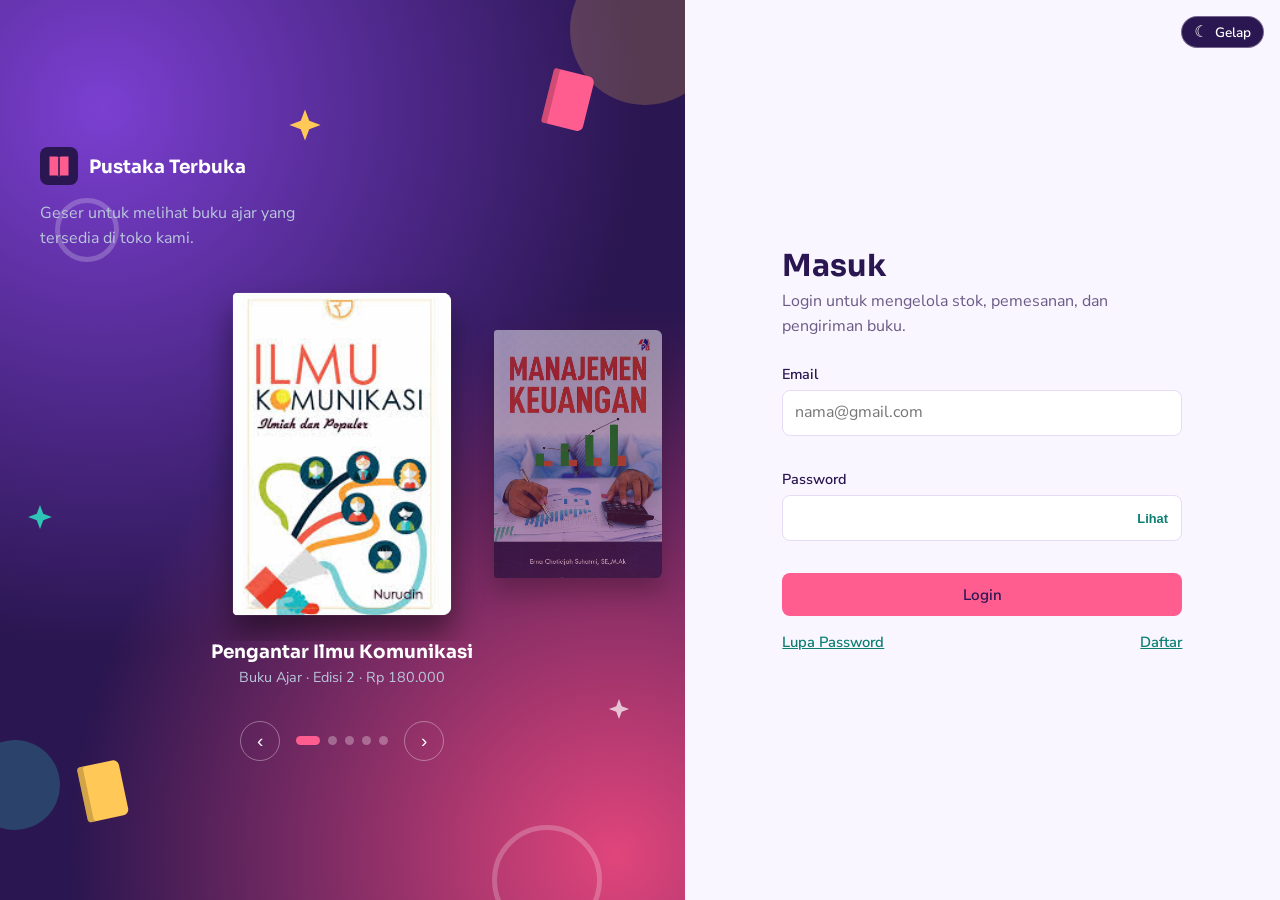
<file: tugas-uts-web1/tugas-uts-web1/Index.html>
<!DOCTYPE html>
<html lang="id">
<head>
<meta charset="UTF-8">
<meta name="viewport" content="width=device-width, initial-scale=1">
<meta name="description" content="Masuk ke toko buku online Pustaka Terbuka">
<title>Login | Pustaka Terbuka</title>
<link rel="icon" href="assets/logo.svg" type="image/svg+xml">
<link rel="preconnect" href="https://fonts.googleapis.com"><link rel="preconnect" href="https://fonts.gstatic.com" crossorigin><link href="https://fonts.googleapis.com/css2?family=Nunito+Sans:wght@400;600;700&amp;family=Sora:wght@600;700&amp;display=swap" rel="stylesheet">
<script>try{var t=localStorage.getItem("ut_tema");if(!t&&matchMedia("(prefers-color-scheme: dark)").matches)t="dark";if(t)document.documentElement.dataset.theme=t}catch(e){}</script>
<link rel="stylesheet" href="css/style.css">
</head>
<body data-page="login">
<button type="button" class="tema-toggle tema-melayang" id="btnTema" aria-label="Ganti mode tampilan"><span class="ikon" aria-hidden="true"></span><span class="teks"></span></button>
<div class="login-halaman">
  <section class="panel-katalog" aria-label="Katalog buku pilihan">
<div class="hiasan" aria-hidden="true"><span class="bulat b1"></span><span class="bulat b2"></span><span class="cincin b3"></span><span class="cincin b4"></span>
<svg class="s1" viewBox="0 0 24 24"><path d="M12 1l3 8 8 3-8 3-3 8-3-8-8-3 8-3z"/></svg><svg class="s2" viewBox="0 0 24 24"><path d="M12 1l3 8 8 3-8 3-3 8-3-8-8-3 8-3z"/></svg><svg class="s3" viewBox="0 0 24 24"><path d="M12 1l3 8 8 3-8 3-3 8-3-8-8-3 8-3z"/></svg>
<span class="buku-mini"></span><span class="buku-mini m2"></span></div>
    <div class="merek"><img src="assets/logo.svg" alt="" width="38" height="38">Pustaka Terbuka</div>
    <p class="tagline">Geser untuk melihat buku ajar yang tersedia di toko kami.</p>
    <div class="carousel" role="region" aria-roledescription="carousel" aria-label="Sampul buku">
      <ul class="carousel-track" id="carouselTrack" tabindex="0" aria-label="Daftar sampul buku, geser kiri atau kanan"></ul>
      <div class="carousel-info" aria-live="polite"><h2 id="infoJudul"></h2><p id="infoDetail"></p></div>
      <div class="carousel-kontrol">
        <button type="button" class="panah" id="panahKiri" aria-label="Buku sebelumnya">&#8249;</button>
        <div class="titik-wadah" id="carouselTitik"></div>
        <button type="button" class="panah" id="panahKanan" aria-label="Buku berikutnya">&#8250;</button>
      </div>
    </div>
  </section>

  <main class="panel-form">
    <div class="form-login">
      <h1>Masuk</h1>
      <p class="sub">Login untuk mengelola stok, pemesanan, dan pengiriman buku.</p>
      <form id="formLogin" novalidate>
        <div class="field"><label for="email">Email</label><input type="email" id="email" name="email" autocomplete="email" placeholder="nama@gmail.com"><span class="pesan-error" aria-live="polite"></span></div>
        <div class="field"><label for="password">Password</label>
          <div class="pw-wadah"><input type="password" id="password" name="password" autocomplete="current-password"><button type="button" class="pw-toggle">Lihat</button></div>
          <span class="pesan-error" aria-live="polite"></span></div>
        <button type="submit" class="btn btn-accent btn-block">Login</button>
      </form>
      <div class="baris-tautan">
        <button type="button" class="tautan-tombol" data-buka="dlgLupa">Lupa Password</button>
        <button type="button" class="tautan-tombol" data-buka="dlgDaftar">Daftar</button>
      </div>
    </div>
  </main>
</div>

<dialog id="dlgLupa" aria-labelledby="jLupa">
  <div class="dlg-kepala"><h2 id="jLupa">Lupa Password</h2><button type="button" class="dlg-tutup" data-tutup aria-label="Tutup">&times;</button></div>
  <form id="formLupa" novalidate><div class="dlg-badan"><p class="muted">Masukkan email terdaftar, kami kirimkan tautan untuk mengatur ulang password.</p>
    <div class="field"><label for="emailLupa">Email</label><input type="email" id="emailLupa" name="emailLupa" ><span class="pesan-error" aria-live="polite"></span></div></div>
    <div class="dlg-kaki"><button type="button" class="btn btn-ghost" data-tutup>Batal</button><button type="submit" class="btn btn-accent">Kirim tautan</button></div></form>
</dialog>

<dialog id="dlgDaftar" aria-labelledby="jDaftar">
  <div class="dlg-kepala"><h2 id="jDaftar">Daftar Akun Baru</h2><button type="button" class="dlg-tutup" data-tutup aria-label="Tutup">&times;</button></div>
  <form id="formDaftar" novalidate><div class="dlg-badan">
    <div class="field"><label for="namaDaftar">Nama lengkap</label><input type="text" id="namaDaftar" name="namaDaftar" autocomplete="name"><span class="pesan-error" aria-live="polite"></span></div>
    <div class="field"><label for="emailDaftar">Email</label><input type="email" id="emailDaftar" name="emailDaftar" autocomplete="email"><span class="pesan-error" aria-live="polite"></span></div>
    <div class="field"><label for="pwDaftar">Password (min. 6 karakter)</label><input type="password" id="pwDaftar" name="pwDaftar" autocomplete="new-password"><span class="pesan-error" aria-live="polite"></span></div>
    <div class="field"><label for="pwDaftar2">Ulangi password</label><input type="password" id="pwDaftar2" name="pwDaftar2" autocomplete="new-password"><span class="pesan-error" aria-live="polite"></span></div></div>
    <div class="dlg-kaki"><button type="button" class="btn btn-ghost" data-tutup>Batal</button><button type="submit" class="btn btn-accent">Daftar</button></div></form>
</dialog>
<script src="js/data.js"></script>
<script src="js/script.js"></script>
</body>
</html>
</file>
<file: tugas-uts-web1/tugas-uts-web1/css/style.css>
/* =========================================================
   style.css - Pustaka Terbuka (UTS Pemrograman Web 1)
   Struktur: 1 Variabel · 2 Dasar · 3 Komponen · 4 Login
             5 Halaman dalam · 6 Responsif
   ========================================================= */

/* 1. Variabel ------------------------------------------------ */
:root {
    --ink: #2a1650;
    --ink-2: #4a2a85;
    --paper: #faf6ff;
    --card: #ffffff;
    --line: #e6dcf5;
    --muted: #6b5a86;
    --accent: #ff5d8f;
    --accent-dark: #8a5a00;
    --teal: #0b7f72;
    --danger: #b42318;
    --ok: #157347;
    --text: #2a1650;
    --surface-2: #efe7fb;
    --th: #f1e9fc;
    --hover: #fbf7ff;
    --btn: #2a1650;
    --btn-hover: #4a2a85;
    --bad-bg: #fdecea; --bad-line: #f0c6c2; --ok-bg: #d9f2e4; --warn-bg: #fff0cc; --info-bg: #e0e7ff; --info-fg: #4338ca;
    --radius: 10px;
    color-scheme: light;
    --font-head: "Sora", "Segoe UI", system-ui, sans-serif;
    --font-body: "Nunito Sans", "Segoe UI", system-ui, sans-serif;
}


/* Mode gelap: aktif lewat atribut data-theme="dark" pada <html> */
:root[data-theme="dark"] {
    --paper: #130b24; --card: #1e1436; --line: #3a2a5c; --muted: #b3a5d0;
    --text: #f1ecfb; --ink: #120a24; --ink-2: #2a1650;
    --surface-2: #2d1f4d; --th: #291c47; --hover: #271a44;
    --btn: #8b5cf6; --btn-hover: #9d75f8;
    --teal: #4fe3cf; --ok: #6fdc9c; --danger: #ff8f85; --accent-dark: #ffcf66;
    --bad-bg: #3a1c1f; --bad-line: #6b2f33; --ok-bg: #173a2a; --warn-bg: #3d3010; --info-bg: #2a2a5e; --info-fg: #b4b8ff;
    color-scheme: dark;
}
:root[data-theme="dark"] .field input, :root[data-theme="dark"] .field select, :root[data-theme="dark"] .field textarea { background: #150d28; }
:root[data-theme="dark"] .thumb, :root[data-theme="dark"] .slide img { filter: brightness(.92); }

/* 2. Dasar --------------------------------------------------- */
*, *::before, *::after { box-sizing: border-box; }
html { scroll-behavior: smooth; }
body { margin: 0; font-family: var(--font-body); color: var(--text); background: var(--paper) radial-gradient(rgba(124,58,237,.11) 1.3px, transparent 1.4px) 0 0 / 22px 22px; line-height: 1.55; }
h1, h2, h3 { font-family: var(--font-head); line-height: 1.2; margin: 0 0 .5rem; }
h1 { font-size: 1.9rem; } h2 { font-size: 1.3rem; } h3 { font-size: 1.05rem; }
p { margin: 0 0 1rem; }
a { color: var(--teal); }
img { max-width: 100%; display: block; }
:focus-visible { outline: 3px solid var(--accent); outline-offset: 2px; }
.sr-only { position: absolute; width: 1px; height: 1px; overflow: hidden; clip: rect(0 0 0 0); white-space: nowrap; }
.muted { color: var(--muted); }

/* 3. Komponen ------------------------------------------------ */
.btn { font: 600 .95rem var(--font-body); padding: .65rem 1.1rem; border-radius: 8px; border: 1.5px solid transparent; cursor: pointer; background: var(--btn); color: #fff; text-decoration: none; display: inline-block; transition: background .15s, transform .1s; }
.btn:hover { background: var(--btn-hover); }
.btn:active { transform: translateY(1px); }
.btn-accent { background: var(--accent); color: #2a1650; }
.btn-accent:hover { background: #ffb61f; }
.btn-ghost { background: transparent; color: var(--text); border-color: var(--line); }
.btn-ghost:hover { background: var(--surface-2); }
.btn-danger { background: transparent; color: var(--danger); border-color: var(--bad-line); }
.btn-danger:hover { background: var(--bad-bg); }
.btn-sm { padding: .35rem .7rem; font-size: .85rem; }
.btn-block { width: 100%; }

.field { display: flex; flex-direction: column; gap: .3rem; margin-bottom: .9rem; }
.field label { font-weight: 600; font-size: .9rem; }
.field input, .field select, .field textarea { font: inherit; padding: .6rem .75rem; border: 1.5px solid var(--line); border-radius: 8px; background: var(--card); color: var(--text); width: 100%; }
.field input:focus, .field select:focus, .field textarea:focus { border-color: var(--teal); outline: none; box-shadow: 0 0 0 3px rgba(15,118,110,.18); }
.field.error input, .field.error select, .field.error textarea { border-color: var(--danger); }
.field .pesan-error { color: var(--danger); font-size: .82rem; min-height: 1em; }
.field-row { display: grid; grid-template-columns: repeat(auto-fit, minmax(180px, 1fr)); gap: 0 1rem; }

.card { background: var(--card); border: 1px solid var(--line); border-radius: var(--radius); padding: 1.25rem; }
.badge { display: inline-block; padding: .15rem .6rem; border-radius: 99px; font-size: .78rem; font-weight: 700; background: var(--surface-2); color: var(--text); }
.badge.ok { background: var(--ok-bg); color: var(--ok); }
.badge.warn { background: var(--warn-bg); color: var(--accent-dark); }
.badge.info { background: var(--info-bg); color: var(--info-fg); }
.badge.bad { background: var(--bad-bg); color: var(--danger); }

.tabel-bungkus { overflow-x: auto; border: 1px solid var(--line); border-radius: var(--radius); background: var(--card); }
table { width: 100%; border-collapse: collapse; font-size: .93rem; }
th, td { padding: .7rem .85rem; text-align: left; border-bottom: 1px solid var(--line); vertical-align: middle; }
th { background: var(--th); font-family: var(--font-head); font-size: .82rem; }
tbody tr:last-child td { border-bottom: none; }
tbody tr:hover { background: var(--hover); }
td.angka, th.angka { text-align: right; font-variant-numeric: tabular-nums; }
.thumb { width: 38px; height: 54px; object-fit: cover; border-radius: 3px; box-shadow: 0 1px 4px rgba(42,22,80,.3); }
.thumb-kosong { width: 38px; height: 54px; border-radius: 3px; background: var(--surface-2); display: grid; place-items: center; font-size: .65rem; color: var(--muted); }
.baris-baru { animation: sorot 1.6s ease-out; }
@keyframes sorot { from { background: var(--warn-bg); } to { background: transparent; } }
.kosong { text-align: center; color: var(--muted); padding: 2rem 1rem; }

/* Dialog / modal / alert */
dialog { border: none; border-radius: 14px; padding: 0; width: min(440px, 92vw); box-shadow: 0 20px 60px rgba(42,22,80,.35); color: var(--text); background: var(--card); }
dialog::backdrop { background: rgba(42,22,80,.55); backdrop-filter: blur(2px); }
dialog[open] { animation: muncul .18s ease-out; }
@keyframes muncul { from { opacity: 0; transform: translateY(12px) scale(.98); } to { opacity: 1; transform: none; } }
.dlg-kepala { display: flex; justify-content: space-between; align-items: center; padding: 1rem 1.25rem; border-bottom: 1px solid var(--line); }
.dlg-kepala h2 { margin: 0; font-size: 1.1rem; }
.dlg-tutup { background: none; border: none; font-size: 1.5rem; line-height: 1; cursor: pointer; color: var(--muted); }
.dlg-badan { padding: 1.25rem; }
.dlg-kaki { padding: 0 1.25rem 1.25rem; display: flex; gap: .6rem; justify-content: flex-end; }
dialog.alert-error .dlg-kepala { border-top: 5px solid var(--danger); }
dialog.alert-ok .dlg-kepala { border-top: 5px solid var(--ok); }
dialog.alert-info .dlg-kepala { border-top: 5px solid var(--accent); }
dialog.lebar { width: min(620px, 94vw); }

/* 4. Halaman login ------------------------------------------- */
.login-halaman { display: grid; grid-template-columns: 1.15fr 1fr; min-height: 100vh; }
.panel-katalog { background: radial-gradient(circle at 15% 12%, #7b3fd1 0%, transparent 55%), radial-gradient(circle at 90% 95%, #e0457b 0%, transparent 52%), #2a1650; color: #fff; padding: 2.5rem 0 2rem; display: flex; flex-direction: column; justify-content: center; overflow: hidden; position: relative; }
.panel-katalog .merek { padding: 0 2.5rem; display: flex; align-items: center; gap: .7rem; font: 700 1.15rem var(--font-head); }
.panel-katalog .merek img { width: 38px; }
.panel-katalog .tagline { padding: 0 2.5rem; margin: 1rem 0 0; color: #b9c6dc; max-width: 34ch; }

.carousel { margin-top: 1.5rem; position: relative; }
.carousel-track { list-style: none; margin: 0; display: flex; gap: 1.6rem; overflow-x: auto; scroll-snap-type: x mandatory; padding: 1.5rem calc(50% - 105px) 2rem; position: relative; scrollbar-width: none; cursor: grab; -webkit-overflow-scrolling: touch; }
.carousel-track::-webkit-scrollbar { display: none; }
.carousel-track.menyeret { scroll-snap-type: none; cursor: grabbing; scroll-behavior: auto; user-select: none; }
.slide { flex: 0 0 210px; scroll-snap-align: center; transform: scale(.8); opacity: .5; transition: transform .35s, opacity .35s; }
.slide.aktif { transform: scale(1.04); opacity: 1; }
.slide img { width: 210px; height: 310px; object-fit: cover; border-radius: 4px 8px 8px 4px; box-shadow: -4px 0 0 rgba(255,255,255,.15) inset, 0 18px 30px rgba(0,0,0,.45); pointer-events: none; user-select: none; background: #2a4572; }
.carousel-info { text-align: center; padding: 0 2.5rem; min-height: 4.2rem; }
.carousel-info h2 { color: #fff; margin: 0; font-size: 1.15rem; }
.carousel-info p { margin: .2rem 0 0; color: #b9c6dc; font-size: .9rem; }
.carousel-kontrol { display: flex; justify-content: center; align-items: center; gap: 1rem; margin-top: .8rem; }
.panah { width: 40px; height: 40px; border-radius: 50%; border: 1.5px solid rgba(255,255,255,.35); background: transparent; color: #fff; font-size: 1.2rem; cursor: pointer; }
.panah:hover { background: rgba(255,255,255,.14); }
.titik-wadah { display: flex; gap: .5rem; }
.titik { width: 9px; height: 9px; border-radius: 50%; border: none; padding: 0; background: rgba(255,255,255,.3); cursor: pointer; }
.titik.aktif { background: var(--accent); width: 24px; border-radius: 6px; transition: width .25s; }

.panel-form { display: grid; place-items: center; padding: 2rem 1.5rem; background: var(--paper); }
.form-login { width: min(400px, 100%); }
.form-login h1 { margin-bottom: .3rem; }
.form-login .sub { color: var(--muted); margin-bottom: 1.5rem; }
.baris-tautan { display: flex; justify-content: space-between; align-items: center; margin: 1rem 0 0; gap: .6rem; flex-wrap: wrap; }
.tautan-tombol { background: none; border: none; padding: 0; font: 600 .92rem var(--font-body); color: var(--teal); cursor: pointer; text-decoration: underline; }
.demo-akun { margin-top: 1.6rem; padding: .9rem 1rem; border: 1px dashed #b8c4d8; border-radius: 8px; font-size: .85rem; color: var(--muted); }
.demo-akun strong { color: var(--text); }
.pw-wadah { position: relative; }
.pw-wadah input { padding-right: 4.2rem; }
.pw-toggle { position: absolute; right: .4rem; top: 50%; transform: translateY(-50%); background: none; border: none; color: var(--teal); font-weight: 700; font-size: .8rem; cursor: pointer; padding: .3rem .5rem; }

/* 5. Halaman dalam ------------------------------------------- */
.header-situs { background: linear-gradient(90deg, var(--ink), var(--ink-2)); color: #fff; position: sticky; top: 0; z-index: 10; border-bottom: 4px solid transparent; border-image: linear-gradient(90deg, #ff5d8f, #ffc857, #2ec4b6, #7c3aed) 1; }
.header-isi { max-width: 1120px; margin: 0 auto; padding: .7rem 1.25rem; display: flex; align-items: center; gap: .8rem; flex-wrap: wrap; }
.merek-kecil { display: flex; align-items: center; gap: .55rem; font: 700 1.05rem var(--font-head); color: #fff; text-decoration: none; }
.merek-kecil img { width: 30px; }
.nav-utama { display: flex; gap: .2rem; flex-wrap: wrap; flex: 1; }
.nav-utama a { color: #c9d4e6; text-decoration: none; padding: .4rem .6rem; border-radius: 6px; font-weight: 600; font-size: .92rem; }
.nav-utama a:hover { background: rgba(255,255,255,.1); color: #fff; }
.nav-utama a[aria-current="page"] { background: var(--accent); color: #2a1650; }
.pengguna { display: flex; align-items: center; gap: .7rem; font-size: .88rem; }
.pengguna .btn { padding: .35rem .8rem; background: transparent; border-color: rgba(255,255,255,.35); }
.pengguna .btn:hover { background: rgba(255,255,255,.12); }

main.konten { max-width: 1120px; margin: 0 auto; padding: 1.75rem 1.25rem 3rem; }
.judul-halaman { margin-bottom: 1.4rem; }
.judul-halaman p { color: var(--muted); margin: 0; }
.footer-situs { text-align: center; padding: 1.5rem; color: var(--muted); font-size: .85rem; border-top: 1px solid var(--line); }

/* Dashboard */
.sapaan { background: linear-gradient(120deg, #4a1d96 0%, #b02fd0 55%, #ff5d8f 100%); color: #fff; border-radius: 14px; position: relative; overflow: hidden; padding: 2rem; margin-bottom: 1.5rem; display: flex; justify-content: space-between; gap: 1rem; flex-wrap: wrap; align-items: flex-end; }
.sapaan h1 { margin: 0 0 .3rem; font-size: 2rem; }
.sapaan p { margin: 0; color: #c0cde2; }
.menu-grid { display: grid; grid-template-columns: repeat(auto-fit, minmax(240px, 1fr)); gap: 1rem; }
.menu-kartu { display: flex; flex-direction: column; gap: .35rem; text-decoration: none; color: var(--text); background: var(--card); border: 1px solid var(--line); border-left: 6px solid var(--accent); border-radius: var(--radius); padding: 1.25rem; transition: transform .15s, box-shadow .15s; }
.menu-kartu:nth-child(2) { border-left-color: var(--teal); }
.menu-kartu:nth-child(3) { border-left-color: #7c3aed; }
.menu-kartu:nth-child(4) { border-left-color: #ffc857; }
.menu-kartu:hover { transform: translateY(-3px); box-shadow: 0 10px 24px rgba(42,22,80,.12); }
.menu-kartu h2 { margin: 0; font-size: 1.1rem; }
.menu-kartu .ringkas { color: var(--muted); font-size: .9rem; }
.menu-kartu .aksi { margin-top: .6rem; font-weight: 700; color: var(--teal); }
.aksi-cepat { margin-top: 1.5rem; display: flex; gap: .7rem; flex-wrap: wrap; }

/* Stok */
.stat-baris { display: grid; grid-template-columns: repeat(auto-fit, minmax(190px, 1fr)); gap: 1rem; margin-bottom: 1.4rem; }
.stat { background: var(--card); border: 1px solid var(--line); border-radius: var(--radius); padding: 1rem 1.2rem; }
.stat .angka-besar { font: 700 1.6rem var(--font-head); display: block; }
.stat .label { color: var(--muted); font-size: .86rem; }
.bar-alat { display: flex; justify-content: space-between; gap: 1rem; margin: 1.6rem 0 .8rem; flex-wrap: wrap; align-items: center; }
.bar-alat input[type="search"] { font: inherit; padding: .5rem .8rem; border: 1.5px solid var(--line); border-radius: 8px; min-width: 240px; }
.form-tambah { margin-bottom: 1rem; }
.form-tambah summary { cursor: pointer; font: 700 1.05rem var(--font-head); }
.form-tambah form { margin-top: 1rem; }

/* Checkout */
.dua-kolom { display: grid; grid-template-columns: 1.25fr 1fr; gap: 1.25rem; align-items: start; }
.input-qty { width: 72px; font: inherit; padding: .35rem .5rem; border: 1.5px solid var(--line); border-radius: 6px; text-align: center; }
.ringkasan { margin-top: 1rem; display: grid; gap: .4rem; }
.ringkasan div { display: flex; justify-content: space-between; }
.ringkasan .total { font: 700 1.15rem var(--font-head); border-top: 2px solid var(--text); padding-top: .6rem; margin-top: .3rem; }
.pilih-buku { display: grid; grid-template-columns: 1fr 100px auto; gap: .7rem; align-items: end; margin-bottom: 1rem; }
.pilih-buku .field { margin: 0; }

/* Tracking */
.form-cari { display: flex; gap: .7rem; flex-wrap: wrap; align-items: flex-start; }
.form-cari .field { flex: 1 1 260px; margin: 0; }
.hasil-tracking { margin-top: 1.4rem; display: grid; gap: 1.1rem; }
.kepala-hasil { display: flex; justify-content: space-between; align-items: center; flex-wrap: wrap; gap: .6rem; }
.stepper { list-style: none; margin: 1.4rem 0 .6rem; padding: 0; display: grid; grid-template-columns: repeat(4, 1fr); position: relative; }
.stepper::before { content: ""; position: absolute; left: 12.5%; right: 12.5%; top: 15px; height: 4px; background: var(--line); }
.stepper .garis-isi { position: absolute; left: 12.5%; top: 15px; height: 4px; background: var(--teal); transition: width .8s ease; width: 0; }
.stepper li { position: relative; text-align: center; font-size: .85rem; font-weight: 600; color: var(--muted); }
.stepper li span.bulat { display: grid; place-items: center; width: 34px; height: 34px; border-radius: 50%; background: var(--card); border: 3px solid var(--line); margin: 0 auto .4rem; position: relative; z-index: 1; font-size: .85rem; }
.stepper li.selesai { color: var(--text); }
.stepper li.selesai span.bulat { background: var(--teal); border-color: var(--teal); color: #fff; }
.stepper li.sekarang span.bulat { border-color: var(--accent); background: var(--accent); color: #2a1650; box-shadow: 0 0 0 5px rgba(255,93,143,.25); }
.detail-daftar { display: grid; grid-template-columns: repeat(auto-fit, minmax(180px, 1fr)); gap: 1rem; margin: 0; }
.detail-daftar dt { color: var(--muted); font-size: .82rem; }
.detail-daftar dd { margin: 0; font-weight: 700; }
.linimasa { list-style: none; margin: 0; padding: 0 0 0 1.2rem; border-left: 3px solid var(--line); }
.linimasa li { position: relative; padding: 0 0 1.1rem 1rem; }
.linimasa li::before { content: ""; position: absolute; left: -1.62rem; top: .35rem; width: 12px; height: 12px; border-radius: 50%; background: var(--line); border: 2px solid var(--card); }
.linimasa li:first-child::before { background: var(--accent); }
.linimasa time { display: block; font-size: .8rem; color: var(--muted); }
.pesan-info { padding: 1rem; border-radius: 8px; background: var(--bad-bg); color: var(--danger); font-weight: 600; }

/* Laporan */
.grafik { display: grid; gap: .8rem; }
.grafik-baris { display: grid; grid-template-columns: 190px 1fr 110px; gap: .8rem; align-items: center; font-size: .9rem; }
.grafik-lintasan { background: var(--surface-2); border-radius: 6px; height: 22px; overflow: hidden; }
.grafik-isi { height: 100%; background: linear-gradient(90deg, #7c3aed, #ff5d8f); border-radius: 6px; transition: width .8s ease; width: 0; }

/* 6. Responsif ----------------------------------------------- */
@media (max-width: 900px) {
    .login-halaman { grid-template-columns: 1fr; }
    .panel-katalog { padding-top: 1.8rem; }
    .slide { flex-basis: 150px; } .slide img { width: 150px; height: 222px; }
    .carousel-track { padding-inline: calc(50% - 75px); }
    .dua-kolom { grid-template-columns: 1fr; }
    .grafik-baris { grid-template-columns: 1fr 90px; } .grafik-baris .grafik-lintasan { grid-column: 1 / -1; order: 3; }
    .pilih-buku { grid-template-columns: 1fr 90px; } .pilih-buku .btn { grid-column: 1 / -1; }
}
@media (prefers-reduced-motion: reduce) {
    *, *::before, *::after { animation: none !important; transition: none !important; scroll-behavior: auto !important; }
}

/* Tombol ganti tema */
.tema-toggle { display: inline-flex; align-items: center; gap: .4rem; font: 600 .85rem var(--font-body); padding: .35rem .75rem; border-radius: 99px; cursor: pointer; background: transparent; color: #fff; border: 1.5px solid rgba(255,255,255,.35); }
.tema-toggle:hover { background: rgba(255,255,255,.14); }
.tema-toggle .ikon { font-size: 1rem; line-height: 1; }
.tema-melayang { position: fixed; top: 1rem; right: 1rem; z-index: 20; background: var(--ink); }
.bar-alat select, .select-polos { font: inherit; padding: .5rem; border: 1.5px solid var(--line); border-radius: 8px; background: var(--card); color: var(--text); }
.bar-alat input[type="search"] { background: var(--card); color: var(--text); }
.input-qty { background: var(--card); color: var(--text); }

/* ===== Hiasan ===== */
.judul-halaman h1::after { content: ""; display: block; width: 96px; height: 10px; margin-top: .35rem; background: url("data:image/svg+xml,%3Csvg xmlns='http://www.w3.org/2000/svg' width='32' height='10' viewBox='0 0 32 10'%3E%3Cpath d='M0 5 Q4 0 8 5 T16 5 T24 5 T32 5' fill='none' stroke='%23ff5d8f' stroke-width='3' stroke-linecap='round'/%3E%3C/svg%3E") repeat-x; }
.hiasan { position: absolute; inset: 0; overflow: hidden; pointer-events: none; z-index: 0; }
.hiasan > * { position: absolute; display: block; }
.hiasan .bulat { border-radius: 50%; }
.hiasan .cincin { border-radius: 50%; border: 5px solid rgba(255,255,255,.22); }
.hiasan .b1 { width: 150px; height: 150px; background: rgba(255,200,87,.20); top: -45px; right: -35px; }
.hiasan .b2 { width: 90px; height: 90px; background: rgba(46,196,182,.25); bottom: 70px; left: -30px; animation: melayang 9s ease-in-out infinite; }
.hiasan .b3 { width: 64px; height: 64px; top: 22%; left: 8%; animation: melayang 7s ease-in-out infinite reverse; }
.hiasan .b4 { width: 110px; height: 110px; bottom: -35px; right: 12%; }
.hiasan svg { width: 34px; height: 34px; animation: melayang 6s ease-in-out infinite; }
.hiasan .s1 { top: 12%; left: 42%; fill: #ffc857; }
.hiasan .s2 { bottom: 20%; right: 8%; fill: #fff; opacity: .7; width: 22px; height: 22px; animation-delay: -2s; }
.hiasan .s3 { top: 56%; left: 4%; fill: #2ec4b6; width: 26px; height: 26px; animation-delay: -4s; }
.hiasan .buku-mini { width: 42px; height: 56px; border-radius: 3px 6px 6px 3px; background: #ff5d8f; box-shadow: inset 6px 0 0 rgba(0,0,0,.18); top: 8%; right: 14%; transform: rotate(14deg); animation: melayang 8s ease-in-out infinite; }
.hiasan .buku-mini.m2 { background: #ffc857; top: auto; bottom: 9%; left: 12%; right: auto; transform: rotate(-12deg); animation-delay: -3s; }
@keyframes melayang { 0%, 100% { transform: translateY(0) rotate(0); } 50% { transform: translateY(-14px) rotate(6deg); } }
.panel-katalog > :not(.hiasan) { position: relative; z-index: 1; }
.sapaan > :not(.hiasan) { position: relative; z-index: 1; }
.sapaan .hiasan .b1 { top: -60px; right: -20px; width: 190px; height: 190px; }
.sapaan .hiasan .b3 { top: auto; bottom: -20px; left: 38%; }
.sapaan .hiasan .s1 { left: auto; right: 22%; top: 18%; }
.sapaan .hiasan .buku-mini { right: 5%; top: auto; bottom: 14%; }

.ikon-menu { display: grid; place-items: center; width: 46px; height: 46px; border-radius: 14px; margin-bottom: .4rem; color: #fff; background: #ff5d8f; }
.ikon-menu svg { width: 24px; height: 24px; fill: none; stroke: currentColor; stroke-width: 2; stroke-linecap: round; stroke-linejoin: round; }
.menu-kartu:nth-child(2) .ikon-menu { background: #0e9f8e; }
.menu-kartu:nth-child(3) .ikon-menu { background: #7c3aed; }
.menu-kartu:nth-child(4) .ikon-menu { background: #f0a500; }
.menu-kartu { position: relative; overflow: hidden; }
.menu-kartu::after { content: ""; position: absolute; right: -28px; bottom: -28px; width: 96px; height: 96px; border-radius: 50%; background: currentColor; opacity: .06; }
.stat { border-top: 4px solid #ff5d8f; }
.stat:nth-child(2) { border-top-color: #2ec4b6; } .stat:nth-child(3) { border-top-color: #7c3aed; } .stat:nth-child(4) { border-top-color: #ffc857; }
.footer-situs { background: linear-gradient(90deg, transparent, rgba(124,58,237,.08), transparent); }
:root[data-theme="dark"] body { background-image: radial-gradient(rgba(180,150,255,.12) 1.3px, transparent 1.4px); }
/* Dashboard: hiasan hanya di sisi kanan agar tidak menimpa teks sapaan */
.sapaan .hiasan .b2, .sapaan .hiasan .s3, .sapaan .hiasan .buku-mini.m2 { display: none; }
.sapaan .hiasan .b3 { left: 55%; bottom: -26px; }
.sapaan .hiasan .b4 { right: 30%; bottom: -60px; }


/* ===== Tambahan fitur: tampilan kartu, truk tracking, dashboard hidup, toast, konfeti ===== */
@keyframes naik { from { opacity: 0; transform: translateY(14px); } to { opacity: 1; transform: none; } }

/* Katalog: ganti tampilan Tabel / Kartu */
.ganti-tampilan { display: inline-flex; border: 1.5px solid var(--line); border-radius: 8px; overflow: hidden; background: var(--card); }
.ganti-tampilan button { font: 600 .88rem var(--font-body); padding: .5rem .95rem; border: none; background: transparent; color: var(--text); cursor: pointer; }
.ganti-tampilan button:hover { background: var(--surface-2); }
.ganti-tampilan button.aktif { background: var(--btn); color: #fff; }
.grid-kartu { display: grid; grid-template-columns: repeat(auto-fill, minmax(210px, 1fr)); gap: 1.4rem; }
.grid-kartu[hidden] { display: none; }
.grid-kartu .kosong { grid-column: 1 / -1; }
.kartu-buku { background: var(--card); border: 1px solid var(--line); border-radius: var(--radius); overflow: hidden; display: flex; flex-direction: column; transition: transform .25s, box-shadow .25s; animation: naik .45s ease both; animation-delay: calc(var(--i, 0) * 70ms); }
.kartu-buku:hover { transform: translateY(-6px) scale(1.02); box-shadow: 0 16px 34px rgba(42,22,80,.22); }
.kartu-sampul { position: relative; aspect-ratio: 2 / 3; background: var(--surface-2); overflow: hidden; }
.kartu-sampul img { width: 100%; height: 100%; object-fit: cover; display: block; transition: transform .45s; }
.kartu-buku:hover .kartu-sampul img { transform: scale(1.08); }
.kartu-sampul .badge { position: absolute; top: .6rem; right: .6rem; box-shadow: 0 2px 8px rgba(0,0,0,.2); }
.kartu-kosong { height: 100%; display: grid; place-items: center; color: var(--muted); }
.pita { position: absolute; top: .6rem; left: .6rem; background: #ffc857; color: #2a1650; font: 700 .74rem var(--font-head); padding: .2rem .65rem; border-radius: 99px; box-shadow: 0 2px 8px rgba(0,0,0,.25); }
.kartu-isi { padding: .9rem 1rem 1rem; display: flex; flex-direction: column; gap: .2rem; flex: 1; }
.kartu-kode { font-size: .78rem; color: var(--muted); font-weight: 600; }
.kartu-isi h3 { font-size: 1rem; margin: 0; }
.kartu-meta { margin: 0; font-size: .85rem; color: var(--muted); }
.kartu-bawah { margin-top: auto; padding-top: .7rem; display: flex; justify-content: space-between; align-items: center; gap: .5rem; }

/* Tracking: truk di atas progress bar + tombol salin */
.stepper.ada-truk { margin-top: 3.2rem; }
.truk { position: absolute; top: -32px; left: 12.5%; width: 48px; height: 28px; transform: translateX(-50%); z-index: 2; color: var(--muted); pointer-events: none; }
.truk svg { display: block; }
.btn-salin { margin-left: .6rem; vertical-align: middle; }

/* Toast */
.toast-wadah { position: fixed; right: 1rem; bottom: 1rem; z-index: 9998; display: grid; gap: .5rem; }
.toast { background: var(--ink); color: #fff; padding: .65rem 1rem; border-radius: 10px; font-size: .9rem; border-left: 5px solid var(--accent); box-shadow: 0 10px 26px rgba(42,22,80,.35); animation: naik .25s ease-out; }
.toast.keluar { opacity: 0; transform: translateY(8px); transition: opacity .25s, transform .25s; }

/* Dashboard hidup */
.dash-hidup { display: grid; grid-template-columns: repeat(auto-fit, minmax(280px, 1fr)); gap: 1rem; margin-top: 1.6rem; }
.dash-hidup .card { border-top: 4px solid #ff5d8f; animation: naik .5s ease both; }
.dash-hidup .card:nth-child(2) { border-top-color: #2ec4b6; animation-delay: .1s; }
.dash-hidup .card:nth-child(3) { border-top-color: #7c3aed; animation-delay: .2s; }
.dash-hidup h2 { font-size: 1.05rem; display: flex; align-items: center; justify-content: space-between; gap: .5rem; margin-bottom: .8rem; }
.daftar-mini { list-style: none; margin: 0; padding: 0; display: grid; gap: .65rem; }
.baris-mini { display: flex; align-items: center; gap: .7rem; color: var(--text); text-decoration: none; padding: .5rem .6rem; border-radius: 8px; border: 1px solid var(--line); transition: background .15s, transform .15s; }
a.baris-mini:hover { background: var(--hover); transform: translateX(3px); }
.baris-mini .peringkat { flex: 0 0 26px; height: 26px; border-radius: 50%; display: grid; place-items: center; font: 700 .8rem var(--font-head); background: #ff5d8f; color: #2a1650; }
.baris-mini img { width: 34px; height: 48px; object-fit: cover; border-radius: 3px; flex: none; }
.baris-mini .info { flex: 1; min-width: 0; display: grid; gap: .15rem; font-size: .88rem; }
.baris-mini .info strong { overflow: hidden; text-overflow: ellipsis; white-space: nowrap; }
.baris-mini .kanan { text-align: right; font-size: .82rem; display: grid; gap: .2rem; justify-items: end; }
.aksi-lacak { font-weight: 700; color: var(--teal); }
.bar-mini { display: block; height: 6px; border-radius: 4px; background: var(--surface-2); overflow: hidden; }
.bar-mini i { display: block; height: 100%; width: 0; background: linear-gradient(90deg, #7c3aed, #ff5d8f); transition: width .8s ease; }
.langkah-mini { display: flex; gap: 3px; }
.langkah-mini i { flex: 1; height: 5px; border-radius: 3px; background: var(--line); }
.langkah-mini i.isi { background: var(--teal); }

/* Konfeti */
.konfeti { position: fixed; left: 0; top: 0; width: 100vw; height: 100vh; pointer-events: none; z-index: 9999; }
</file>
